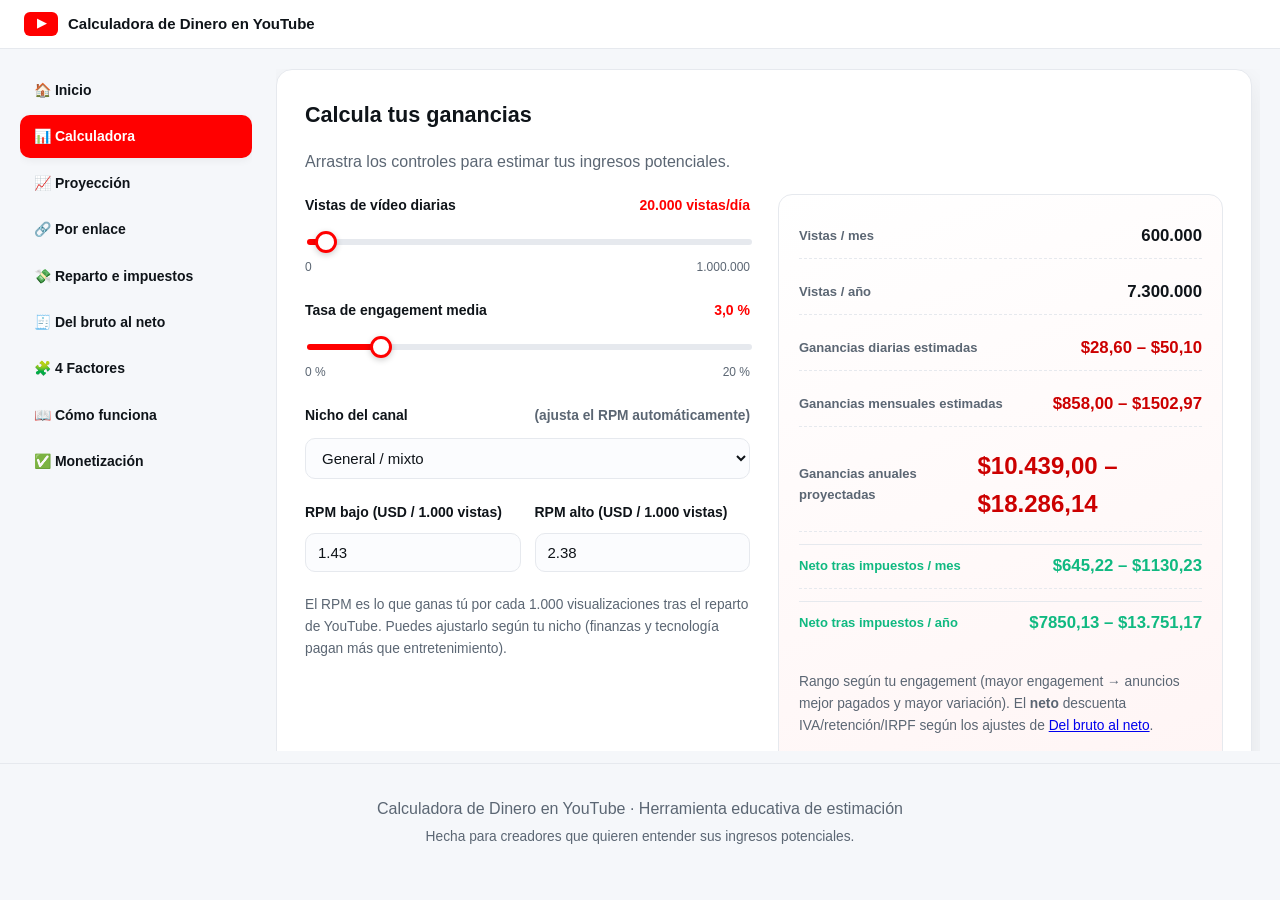
<file: index.html>
<!DOCTYPE html>
<html lang="es">
<head>
  <meta charset="UTF-8" />
  <meta name="viewport" content="width=device-width, initial-scale=1.0" />
  <title>Calculadora de Dinero en YouTube: Calcula Cuánto Puedes Ganar</title>
  <meta name="description" content="Calcula cuánto dinero puedes ganar en YouTube. Introduce tus vistas diarias, tu engagement y tu CPM para ver tus ganancias estimadas diarias, mensuales y anuales." />
  <link rel="stylesheet" href="styles.css" />
  <link rel="icon" href="data:image/svg+xml,<svg xmlns='http://www.w3.org/2000/svg' viewBox='0 0 100 100'><text y='.9em' font-size='90'>▶️</text></svg>" />
</head>
<body>
  <header class="site-header">
    <a class="brand" href="#inicio" data-target="inicio">
      <span class="brand-mark">▶</span>
      <span class="brand-name">Calculadora de Dinero en YouTube</span>
    </a>
  </header>

  <div class="layout">
    <aside class="sidebar">
      <nav>
        <a href="#inicio" data-target="inicio">🏠 Inicio</a>
        <a href="#calculadora" data-target="calculadora" class="active">📊 Calculadora</a>
        <a href="#proyeccion" data-target="proyeccion">📈 Proyección</a>
        <a href="#por-enlace" data-target="por-enlace">🔗 Por enlace</a>
        <a href="#impuestos" data-target="impuestos">💸 Reparto e impuestos</a>
        <a href="#neto" data-target="neto">🧾 Del bruto al neto</a>
        <a href="#factores" data-target="factores">🧩 4 Factores</a>
        <a href="#como-funciona" data-target="como-funciona">📖 Cómo funciona</a>
        <a href="#monetizacion" data-target="monetizacion">✅ Monetización</a>
      </nav>
    </aside>

    <main class="content" id="top">

      <!-- INICIO -->
      <section id="inicio" class="panel hero">
        <h1>Calculadora de Dinero en YouTube: Calcula Cuánto Puedes Ganar</h1>
        <p class="hero-sub">
          Herramienta gratuita para estimar las ganancias de un vídeo o canal de YouTube a partir de
          tus visualizaciones, engagement y CPM. Descubre tu potencial diario, mensual y anual.
        </p>
        <div class="hero-badges">
          <span>📊 Estimación por rango</span>
          <span>💸 Reparto 55 % creador / 45 % YouTube</span>
          <span>🔗 Datos oficiales de la API de YouTube</span>
          <span>⏱️ Resultados al instante</span>
        </div>
        <p class="muted small">Usa el menú lateral para cambiar de sección sin desplazarte.</p>
      </section>

      <!-- CALCULADORA -->
      <section id="calculadora" class="panel card calculator active">
        <h2>Calcula tus ganancias</h2>
        <p class="muted">Arrastra los controles para estimar tus ingresos potenciales.</p>

        <div class="calc-grid">
          <div class="controls">
            <div class="field">
              <label for="viewsRange">
                Vistas de vídeo diarias
                <output id="viewsOut" class="out">20.000 vistas/día</output>
              </label>
              <input id="viewsRange" type="range" min="0" max="1000000" step="1000" value="20000" />
              <div class="range-hint"><span>0</span><span>1.000.000</span></div>
            </div>

            <div class="field">
              <label for="engagement">
                Tasa de engagement media
                <output id="engOut" class="out">3,0 %</output>
              </label>
              <input id="engagement" type="range" min="0" max="20" step="0.1" value="3" />
              <div class="range-hint"><span>0 %</span><span>20 %</span></div>
            </div>

            <div class="field">
              <label for="niche">Nicho del canal <span class="muted small">(ajusta el RPM automáticamente)</span></label>
              <select id="niche">
                <option data-low="1.43" data-high="2.38" selected>General / mixto</option>
                <option data-low="5.00" data-high="12.00">Finanzas e inversión</option>
                <option data-low="4.00" data-high="10.00">Marketing y negocios</option>
                <option data-low="3.00" data-high="8.00">Tecnología y software</option>
                <option data-low="3.00" data-high="8.00">Inmobiliaria</option>
                <option data-low="2.00" data-high="5.00">Salud y fitness</option>
                <option data-low="2.00" data-high="4.50">Educación</option>
                <option data-low="1.50" data-high="4.00">Belleza y moda</option>
                <option data-low="1.50" data-high="4.00">Automoción</option>
                <option data-low="1.20" data-high="3.50">Viajes</option>
                <option data-low="1.00" data-high="3.00">Cocina y gastronomía</option>
                <option data-low="1.00" data-high="3.00">Deportes</option>
                <option data-low="0.80" data-high="2.50">Gaming</option>
                <option data-low="0.50" data-high="2.00">Entretenimiento / vlogs</option>
                <option data-low="0.30" data-high="1.20">Música / infantil</option>
              </select>
            </div>

            <div class="field two">
              <div>
                <label for="rpmLow">RPM bajo (USD / 1.000 vistas)</label>
                <input id="rpmLow" type="number" min="0" step="0.01" value="1.43" />
              </div>
              <div>
                <label for="rpmHigh">RPM alto (USD / 1.000 vistas)</label>
                <input id="rpmHigh" type="number" min="0" step="0.01" value="2.38" />
              </div>
            </div>
            <p class="muted small">
              El RPM es lo que ganas tú por cada 1.000 visualizaciones tras el reparto de YouTube.
              Puedes ajustarlo según tu nicho (finanzas y tecnología pagan más que entretenimiento).
            </p>
          </div>

          <div class="results">
            <div class="stat">
              <span class="stat-label">Vistas / mes</span>
              <span class="stat-value" id="viewsMonth">600.000</span>
            </div>
            <div class="stat">
              <span class="stat-label">Vistas / año</span>
              <span class="stat-value" id="viewsYear">7.300.000</span>
            </div>
            <div class="stat highlight">
              <span class="stat-label">Ganancias diarias estimadas</span>
              <span class="stat-value" id="earnDay">$28,60 – $47,60</span>
            </div>
            <div class="stat highlight">
              <span class="stat-label">Ganancias mensuales estimadas</span>
              <span class="stat-value" id="earnMonth">$858 – $1.428</span>
            </div>
            <div class="stat highlight big">
              <span class="stat-label">Ganancias anuales proyectadas</span>
              <span class="stat-value" id="earnYear">$10.439 – $17.374</span>
            </div>
            <div class="stat net">
              <span class="stat-label">Neto tras impuestos / mes</span>
              <span class="stat-value" id="netMonth">—</span>
            </div>
            <div class="stat net">
              <span class="stat-label">Neto tras impuestos / año</span>
              <span class="stat-value" id="netYear">—</span>
            </div>
            <p class="muted small">
              Rango según tu engagement (mayor engagement → anuncios mejor pagados y mayor variación). El
              <strong>neto</strong> descuenta IVA/retención/IRPF según los ajustes de <a href="#neto">Del bruto al neto</a>.
            </p>
          </div>
        </div>
      </section>

      <!-- PROYECCIÓN -->
      <section id="proyeccion" class="panel card">
        <h2>Proyección de ingresos a 12 meses</h2>
        <p class="muted small">
          Estimación acumulada usando tus vistas actuales, tu RPM y un crecimiento mensual compuesto.
        </p>
        <div class="proj-controls">
          <label for="growth">Crecimiento mensual de las vistas: <output id="growthOut" class="out">5 %</output></label>
          <input id="growth" type="range" min="-20" max="30" step="1" value="5" />
        </div>
        <div class="chart-wrap">
          <svg id="projChart" viewBox="0 0 820 320" role="img"
               aria-label="Proyección de ingresos acumulados a 12 meses" preserveAspectRatio="xMidYMid meet"></svg>
        </div>
        <div class="chart-legend">
          <span><i class="sw-line"></i> Escenario alto</span>
          <span><i class="sw-dash"></i> Escenario bajo</span>
          <span><i class="sw-band"></i> Rango estimado</span>
        </div>
        <p class="proj-total">Ingresos acumulados a 12 meses: <strong id="projTotal">—</strong></p>
      </section>

      <!-- POR ENLACE -->
      <section id="por-enlace" class="panel card by-url">
        <h2>Calcula por enlace de canal o vídeo</h2>
        <p class="muted">
          Pega el enlace de un <strong>canal</strong> o de un <strong>vídeo</strong> concreto y obtén una
          estimación de ganancias basada en sus datos públicos (vistas, suscriptores y número de vídeos).
        </p>
        <p class="muted small">
          RPM usado: <strong id="rpmUsed">$1,43 – $2,38</strong> por 1.000 vistas · ajústalo en la calculadora.
        </p>

        <div class="url-grid">
          <div class="url-box">
            <h3>📺 Por canal</h3>
            <label for="channelUrl">Enlace del canal</label>
            <div class="input-row">
              <input id="channelUrl" type="text" inputmode="url" autocomplete="off"
                     placeholder="https://www.youtube.com/@MrBeast" />
              <button id="channelBtn" class="btn" type="button">Analizar</button>
            </div>
            <p class="msg" id="channelMsg" role="status"></p>
            <div class="url-result hidden" id="channelResult"></div>
          </div>

          <div class="url-box">
            <h3>🎬 Por vídeo</h3>
            <label for="videoUrl">Enlace del vídeo</label>
            <div class="input-row">
              <input id="videoUrl" type="text" inputmode="url" autocomplete="off"
                     placeholder="https://youtu.be/dQw4w9WgXcQ" />
              <button id="videoBtn" class="btn" type="button">Analizar</button>
            </div>
            <p class="msg" id="videoMsg" role="status"></p>
            <div class="url-result hidden" id="videoResult"></div>
          </div>
        </div>

        <p class="muted small">
          Datos vía <strong>YouTube Data API v3</strong> (oficial) para canales y vídeos, con respaldo automático de
          fuentes públicas (<strong>SocialCounts</strong>, <strong>oEmbed</strong>, <strong>Return YouTube Dislike</strong>).
          YouTube no publica las ganancias reales: el resultado es una estimación orientativa.
        </p>
      </section>

      <!-- REPARTO E IMPUESTOS -->
      <section id="impuestos" class="panel card">
        <h2>¿Con cuánto se queda YouTube y cuánto se paga de impuestos?</h2>
        <p class="muted small">Datos según la documentación oficial del Programa de Partners de YouTube / Google.</p>

        <h3>Reparto de ingresos (revenue share)</h3>
        <div class="table-wrap">
          <table class="rate-table">
            <thead>
              <tr><th>Fuente de ingresos</th><th>Tú (creador)</th><th>YouTube</th></tr>
            </thead>
            <tbody>
              <tr><td>Anuncios en vídeos largos (Watch Page)</td><td class="ok">55 %</td><td>45 %</td></tr>
              <tr><td>Anuncios de Shorts (Shorts Feed Ads)</td><td class="ok">45 %</td><td>55 %</td></tr>
              <tr><td>Membresías, Super Chat, Super Stickers y Super Thanks</td><td class="ok">70 %</td><td>30 %</td></tr>
              <tr><td>YouTube Premium</td><td colspan="2">Reparto según tu tiempo de visualización</td></tr>
            </tbody>
          </table>
        </div>
        <p class="muted small">
          El 55 % de los vídeos largos se calcula sobre los <em>ingresos netos</em>. En Shorts el reparto sale de un
          fondo común (Creator Pool) que se asigna según tu porcentaje de vistas elegibles.
        </p>

        <h3>Impuestos</h3>
        <ul class="steps">
          <li>
            <strong>IVA / IGIC / GST / impuesto de ventas:</strong> los impuestos sobre transacciones <em>no</em> son
            ingresos de Google y no entran en el reparto. El porcentaje de arriba se calcula sobre el importe sin
            impuestos; el IVA se suma aparte (si facturas con IVA, Google te lo paga además de tus ganancias).
          </li>
          <li>
            <strong>Retención de impuestos de EE. UU.:</strong> Google retiene sobre lo que ganas con
            <em>espectadores en Estados Unidos</em>:
            <ul>
              <li>Creadores <strong>fuera de EE. UU.</strong>: retención del <strong>0 % al 30 %</strong> según tu país y
                el tratado fiscal (formulario W-8BEN). Si no envías datos fiscales, pueden retener al tipo máximo.</li>
              <li>Creadores de <strong>EE. UU.</strong>: sin retención si entregas el W-9.</li>
              <li>Reclama el beneficio del tratado antes del <strong>10 de diciembre</strong> de cada año; con datos
                actualizados, Google recalcula y puede devolver la diferencia.</li>
            </ul>
          </li>
          <li>
            <strong>Impuesto sobre la renta (IRPF/IRNR):</strong> tus ingresos son renta y tributan en tu país de
            residencia. Los tratados fiscales evitan la doble imposición y suelen permitir un crédito por los
            impuestos pagados en el extranjero.
          </li>
        </ul>
        <p class="muted small">
          En España/Austria: si facturas como autónomo con IVA, el IVA se añade al pago de Google (no es tu ganancia:
          se declara y se ingresa). Esto es información general, <strong>no asesoramiento fiscal</strong>: consulta a
          un asesor.
        </p>
      </section>

      <!-- DEL BRUTO AL NETO -->
      <section id="neto" class="panel card">
        <h2>Del bruto al neto: IVA, retención y renta</h2>
        <p class="muted small">Parte de tus ganancias estimadas y aplica la fiscalidad para ver qué te queda realmente.</p>
        <div class="tax-grid">
          <div class="tax-controls">
            <div class="field">
              <label for="usRate">Retención EE. UU.<output id="usRateOut" class="out">15 %</output></label>
              <input id="usRate" type="range" min="0" max="30" step="1" value="15" />
              <div class="range-hint"><span>0 %</span><span>30 %</span></div>
            </div>
            <div class="field">
              <label for="usShare">Audiencia desde EE. UU.<output id="usShareOut" class="out">40 %</output></label>
              <input id="usShare" type="range" min="0" max="100" step="1" value="40" />
              <div class="range-hint"><span>0 %</span><span>100 %</span></div>
            </div>
            <div class="field two">
              <div>
                <label for="vatMode">Régimen de IVA</label>
                <select id="vatMode">
                  <option value="off" selected>Sin IVA (particular)</option>
                  <option value="on">Con IVA (autónomo/empresa)</option>
                </select>
              </div>
              <div>
                <label for="vatRate">Tipo de IVA (%)</label>
                <input id="vatRate" type="number" min="0" max="27" step="0.5" value="21" disabled />
              </div>
            </div>
            <div class="field">
              <label for="irpf">Impuesto sobre la renta (IRPF) estimado<output id="irpfOut" class="out">20 %</output></label>
              <input id="irpf" type="range" min="0" max="50" step="1" value="20" />
              <div class="range-hint"><span>0 %</span><span>50 %</span></div>
            </div>
          </div>
          <div class="tax-results" id="taxResults"></div>
        </div>
        <p class="muted small">
          La retención de EE. UU. solo grava lo ganado con espectadores de EE. UU. El IVA que añade Google no es tu
          ganancia: se declara e ingresa a Hacienda. La renta (IRPF) tributa en tu país de residencia. Estimación
          orientativa, <strong>no asesoramiento fiscal</strong>.
        </p>
      </section>

      <!-- FACTORES -->
      <section id="factores" class="panel card">
        <h2>4 Factores que determinan el potencial de tus ganancias en YouTube</h2>
        <div class="factors">
          <article class="factor">
            <h3>1. CPM vs CPC</h3>
            <p>El <strong>CPM</strong> es lo que paga el anunciante por 1.000 impresiones; el <strong>CPC</strong>,
            por cada clic. Un CPM alto en tu nicho eleva directamente tus ingresos.</p>
          </article>
          <article class="factor">
            <h3>2. Ingresos brutos por 1.000 visualizaciones</h3>
            <p>No todas las vistas muestran anuncio (bloqueadores, países sin subastas…). El porcentaje de vistas
            monetizadas marca la diferencia real.</p>
          </article>
          <article class="factor">
            <h3>3. Ganancias por suscriptor</h3>
            <p>Una audiencia fiel y comprometida vale más: más suscriptores fieles = más vistas recurrentes y mejor
            rendimiento publicitario.</p>
          </article>
          <article class="factor">
            <h3>4. Varianza según el engagement</h3>
            <p>El engagement (likes, comentarios, tiempo de visualización) ajusta la horquilla de ingresos: a más
            interacción, más probable es acertar con anuncios mejor pagados.</p>
          </article>
        </div>
      </section>

      <!-- CÓMO FUNCIONA -->
      <section id="como-funciona" class="panel card">
        <h2>¿Cómo funciona la calculadora?</h2>
        <ul class="steps">
          <li><strong>Vistas de vídeo diarias:</strong> desliza el contador para fijar las visualizaciones que recibes al día.</li>
          <li><strong>Engagement:</strong> ajusta tu tasa media de interacción (likes, comentarios, compartidos).</li>
          <li><strong>RPM:</strong> define cuánto se paga por cada 1.000 vistas monetizadas en tu nicho.</li>
        </ul>
        <p class="muted">
          La estimación es <strong>antes</strong> del reparto de la plataforma: en los vídeos largos Google se queda
          con el 45 % de los ingresos publicitarios y tú recibes el 55 % de cada dólar pagado por los anunciantes
          (mira <a href="#impuestos">Reparto e impuestos</a> para Shorts, membresías y la parte fiscal). Si un
          vídeo recibe publicidad con un CPM medio de $7,60, tu ingreso sería 55 % × $7,60 = <strong>$4,18 por cada
          1.000 impresiones monetizadas</strong>. La calculadora aplica tu RPM a las vistas para darte un rango
          realista.
        </p>
      </section>

      <!-- MONETIZACIÓN -->
      <section id="monetizacion" class="panel card">
        <h2>Pasos para habilitar la monetización de tus vídeos</h2>
        <ol class="steps">
          <li>Habilita tu cuenta para monetización y acepta el acuerdo de monetización de YouTube.</li>
          <li>Conecta tu canal a una cuenta de AdSense (nueva o existente).</li>
          <li>Cumple los criterios del Programa de Partners de YouTube (1.000 suscriptores y 4.000 horas de
          visualización públicas en 12 meses, o 1.000 suscriptores y 10 millones de vistas de Shorts en 90 días).</li>
          <li>Revisa los criterios de contenido y formatos de anuncios: solo se monetizan los vídeos compatibles con
          los intereses de los anunciantes.</li>
          <li>Optimiza títulos, miniaturas y retención para elevar las vistas monetizadas y tu RPM real.</li>
        </ol>
        <p class="muted small">
          Los valores mostrados son estimaciones orientativas y no garantizan ingresos futuros.
        </p>
      </section>
    </main>
  </div>

  <footer class="site-footer">
    <p>Calculadora de Dinero en YouTube · Herramienta educativa de estimación</p>
    <p class="muted small">Hecha para creadores que quieren entender sus ingresos potenciales.</p>
  </footer>

  <script src="tax-core.js"></script>
  <script src="script.js"></script>
  <script src="chart.js"></script>
  <script src="tax.js"></script>
  <script src="youtube-url.js"></script>
  <script src="nav.js"></script>
</body>
</html>
</file>
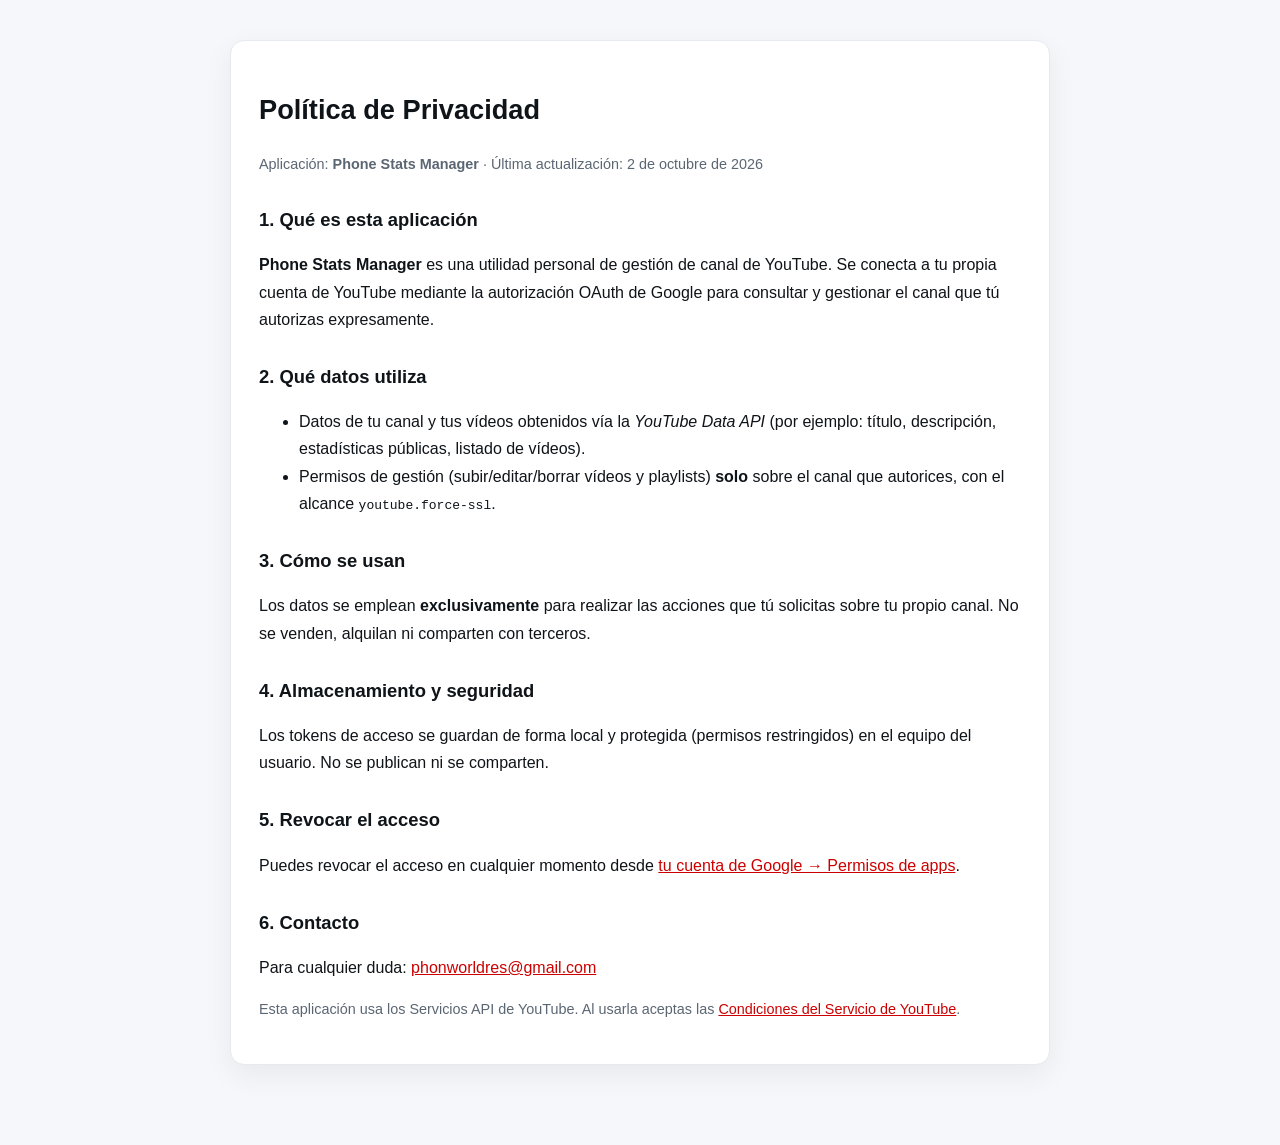
<file: privacy.html>
<!DOCTYPE html>
<html lang="es">
<head>
  <meta charset="UTF-8" />
  <meta name="viewport" content="width=device-width, initial-scale=1.0" />
  <title>Política de Privacidad — Phone Stats Manager</title>
  <style>
    body { font-family: "Segoe UI", Roboto, Arial, sans-serif; color: #0f1419; background: #f5f7fa; margin: 0; line-height: 1.7; }
    main { max-width: 820px; margin: 0 auto; padding: 40px 22px 80px; }
    h1 { font-size: 1.7rem; }
    h2 { font-size: 1.15rem; margin-top: 28px; }
    a { color: #cc0000; }
    .card { background: #fff; border: 1px solid #e6e9ee; border-radius: 14px; padding: 28px; box-shadow: 0 10px 30px rgba(15,20,25,.06); }
    .muted { color: #5b6673; font-size: .9rem; }
  </style>
</head>
<body>
  <main>
    <div class="card">
      <h1>Política de Privacidad</h1>
      <p class="muted">Aplicación: <strong>Phone Stats Manager</strong> · Última actualización: 2 de octubre de 2026</p>

      <h2>1. Qué es esta aplicación</h2>
      <p><strong>Phone Stats Manager</strong> es una utilidad personal de gestión de canal de YouTube. Se conecta
      a tu propia cuenta de YouTube mediante la autorización OAuth de Google para consultar y gestionar el canal
      que tú autorizas expresamente.</p>

      <h2>2. Qué datos utiliza</h2>
      <ul>
        <li>Datos de tu canal y tus vídeos obtenidos vía la <em>YouTube Data API</em> (por ejemplo: título,
          descripción, estadísticas públicas, listado de vídeos).</li>
        <li>Permisos de gestión (subir/editar/borrar vídeos y playlists) <strong>solo</strong> sobre el canal que
          autorices, con el alcance <code>youtube.force-ssl</code>.</li>
      </ul>

      <h2>3. Cómo se usan</h2>
      <p>Los datos se emplean <strong>exclusivamente</strong> para realizar las acciones que tú solicitas sobre tu
      propio canal. No se venden, alquilan ni comparten con terceros.</p>

      <h2>4. Almacenamiento y seguridad</h2>
      <p>Los tokens de acceso se guardan de forma local y protegida (permisos restringidos) en el equipo del
      usuario. No se publican ni se comparten.</p>

      <h2>5. Revocar el acceso</h2>
      <p>Puedes revocar el acceso en cualquier momento desde
        <a href="https://myaccount.google.com/permissions" target="_blank" rel="noopener">tu cuenta de Google → Permisos de apps</a>.</p>

      <h2>6. Contacto</h2>
      <p>Para cualquier duda: <a href="mailto:phonworldres@gmail.com">phonworldres@gmail.com</a></p>

      <p class="muted">Esta aplicación usa los Servicios API de YouTube. Al usarla aceptas las
        <a href="https://www.youtube.com/t/terms" target="_blank" rel="noopener">Condiciones del Servicio de YouTube</a>.</p>
    </div>
  </main>
</body>
</html>
</file>
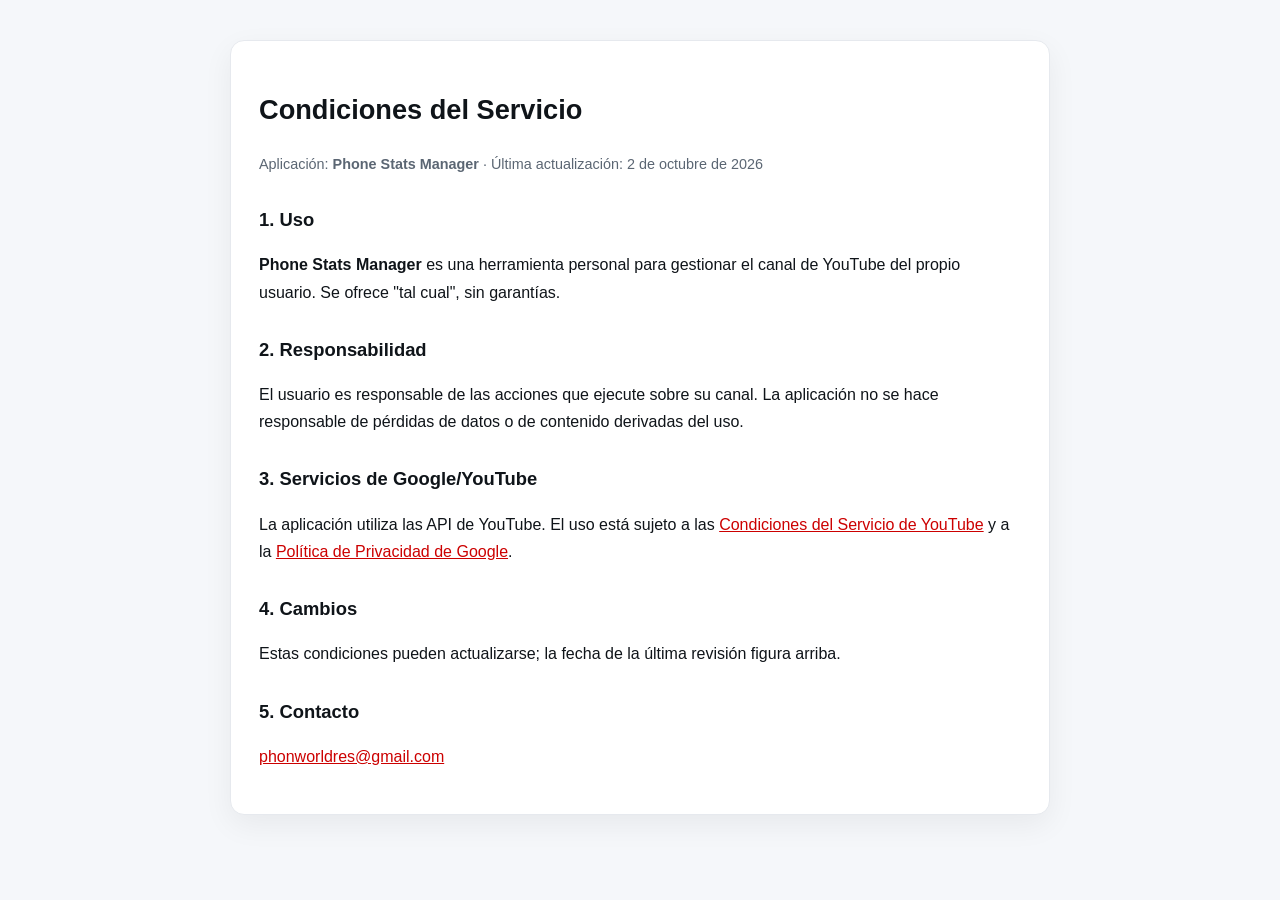
<file: terms.html>
<!DOCTYPE html>
<html lang="es">
<head>
  <meta charset="UTF-8" />
  <meta name="viewport" content="width=device-width, initial-scale=1.0" />
  <title>Condiciones del Servicio — Phone Stats Manager</title>
  <style>
    body { font-family: "Segoe UI", Roboto, Arial, sans-serif; color: #0f1419; background: #f5f7fa; margin: 0; line-height: 1.7; }
    main { max-width: 820px; margin: 0 auto; padding: 40px 22px 80px; }
    h1 { font-size: 1.7rem; }
    h2 { font-size: 1.15rem; margin-top: 28px; }
    a { color: #cc0000; }
    .card { background: #fff; border: 1px solid #e6e9ee; border-radius: 14px; padding: 28px; box-shadow: 0 10px 30px rgba(15,20,25,.06); }
    .muted { color: #5b6673; font-size: .9rem; }
  </style>
</head>
<body>
  <main>
    <div class="card">
      <h1>Condiciones del Servicio</h1>
      <p class="muted">Aplicación: <strong>Phone Stats Manager</strong> · Última actualización: 2 de octubre de 2026</p>

      <h2>1. Uso</h2>
      <p><strong>Phone Stats Manager</strong> es una herramienta personal para gestionar el canal de YouTube del
      propio usuario. Se ofrece "tal cual", sin garantías.</p>

      <h2>2. Responsabilidad</h2>
      <p>El usuario es responsable de las acciones que ejecute sobre su canal. La aplicación no se hace responsable
      de pérdidas de datos o de contenido derivadas del uso.</p>

      <h2>3. Servicios de Google/YouTube</h2>
      <p>La aplicación utiliza las API de YouTube. El uso está sujeto a las
        <a href="https://www.youtube.com/t/terms" target="_blank" rel="noopener">Condiciones del Servicio de YouTube</a>
        y a la <a href="https://policies.google.com/privacy" target="_blank" rel="noopener">Política de Privacidad de Google</a>.</p>

      <h2>4. Cambios</h2>
      <p>Estas condiciones pueden actualizarse; la fecha de la última revisión figura arriba.</p>

      <h2>5. Contacto</h2>
      <p><a href="mailto:phonworldres@gmail.com">phonworldres@gmail.com</a></p>
    </div>
  </main>
</body>
</html>
</file>
<file: styles.css>
:root {
  --red: #ff0000;
  --red-dark: #cc0000;
  --ink: #0f1419;
  --muted: #5b6673;
  --line: #e6e9ee;
  --bg: #f5f7fa;
  --card: #ffffff;
  --accent: #111827;
  --ok: #10b981;
  --radius: 16px;
  --shadow: 0 10px 30px rgba(15, 20, 25, 0.08);
  --shadow-sm: 0 2px 8px rgba(15, 20, 25, 0.06);
}

* { box-sizing: border-box; }

html { height: 100%; scroll-behavior: smooth; }

body {
  margin: 0;
  font-family: "Segoe UI", Roboto, -apple-system, BlinkMacSystemFont, "Helvetica Neue", Arial, sans-serif;
  color: var(--ink);
  background: var(--bg);
  line-height: 1.6;
  height: 100vh;
  display: flex;
  flex-direction: column;
  overflow: hidden; /* la página no hace scroll */
}

/* Header */
.site-header {
  position: sticky;
  top: 0;
  z-index: 20;
  display: flex;
  align-items: center;
  justify-content: space-between;
  gap: 16px;
  padding: 12px 24px;
  background: rgba(255, 255, 255, 0.92);
  backdrop-filter: blur(8px);
  border-bottom: 1px solid var(--line);
}

.brand { display: flex; align-items: center; gap: 10px; text-decoration: none; color: var(--ink); font-weight: 700; }

.brand-mark {
  display: grid;
  place-items: center;
  width: 34px; height: 24px;
  background: var(--red);
  color: #fff;
  border-radius: 6px;
  font-size: 12px;
}

.brand-name { font-size: 15px; }

.site-nav { display: flex; gap: 18px; }
.site-nav a { color: var(--muted); text-decoration: none; font-size: 14px; font-weight: 600; }
.site-nav a:hover { color: var(--red); }

/* App-shell: cabecera + menú fijos; solo el contenido tiene su propio scroll interno */
.layout { flex: 1 1 auto; min-height: 0; display: flex; align-items: stretch; gap: 24px; width: 100%; max-width: 1320px; margin: 0 auto; padding: 20px 20px 12px; }
.sidebar { flex: 0 0 232px; height: 100%; overflow-y: auto; }
.sidebar nav { display: flex; flex-direction: column; gap: 4px; }
.sidebar a { display: flex; align-items: center; gap: 8px; padding: 10px 14px; border-radius: 10px; text-decoration: none; color: var(--ink); font-weight: 600; font-size: 14px; }
.sidebar a:hover { background: #eef1f6; }
.sidebar a.active { background: var(--red); color: #fff; box-shadow: var(--shadow-sm); }
.content { flex: 1 1 auto; min-width: 0; height: 100%; overflow-y: auto; padding-right: 8px; }
.content::-webkit-scrollbar, .sidebar::-webkit-scrollbar { width: 10px; }
.content::-webkit-scrollbar-thumb, .sidebar::-webkit-scrollbar-thumb { background: #cfd5df; border-radius: 999px; }
.content::-webkit-scrollbar-track, .sidebar::-webkit-scrollbar-track { background: transparent; }
.panel { display: none; }
.panel.active { display: block; }
.panel.card, .panel.hero { margin-top: 0; }
.panel.hero { background: var(--card); border: 1px solid var(--line); border-radius: var(--radius); padding: 32px 28px; box-shadow: var(--shadow); }
.site-footer { flex: 0 0 auto; padding: 12px 20px; }

.hero { text-align: center; padding: 24px 0 8px; }
.hero h1 { font-size: clamp(1.6rem, 3.4vw, 2.5rem); line-height: 1.2; margin: 0 0 12px; }
.hero-sub { color: var(--muted); max-width: 720px; margin: 0 auto 18px; font-size: 1.02rem; }
.hero-badges { display: flex; flex-wrap: wrap; gap: 10px; justify-content: center; }
.hero-badges span {
  background: #fff; border: 1px solid var(--line); border-radius: 999px;
  padding: 6px 14px; font-size: 13px; font-weight: 600; color: var(--muted); box-shadow: var(--shadow-sm);
}

.card {
  background: var(--card);
  border: 1px solid var(--line);
  border-radius: var(--radius);
  padding: 28px;
  margin: 22px 0;
  box-shadow: var(--shadow);
}

.card h2 { margin: 0 0 8px; font-size: 1.35rem; }
.muted { color: var(--muted); }
.small { font-size: 0.86rem; }

/* Calculator */
.calc-grid { display: grid; grid-template-columns: 1fr 1fr; gap: 28px; margin-top: 20px; }

.field { margin-bottom: 22px; }
.field label { display: flex; justify-content: space-between; align-items: baseline; font-weight: 600; font-size: 14px; margin-bottom: 10px; gap: 10px; }
.out { color: var(--red); font-weight: 700; white-space: nowrap; }

input[type="range"] {
  -webkit-appearance: none; appearance: none;
  width: 100%; height: 6px; border-radius: 999px;
  background: linear-gradient(90deg, var(--red) var(--fill, 0%), var(--line) var(--fill, 0%));
  outline: none; cursor: pointer;
}
input[type="range"]::-webkit-slider-thumb {
  -webkit-appearance: none; appearance: none;
  width: 22px; height: 22px; border-radius: 50%;
  background: #fff; border: 3px solid var(--red);
  box-shadow: 0 2px 6px rgba(0,0,0,0.2); cursor: pointer;
}
input[type="range"]::-moz-range-thumb {
  width: 22px; height: 22px; border-radius: 50%;
  background: #fff; border: 3px solid var(--red); cursor: pointer;
}
.range-hint { display: flex; justify-content: space-between; font-size: 12px; color: var(--muted); margin-top: 6px; }

select {
  width: 100%; padding: 10px 12px; border: 1px solid var(--line); border-radius: 10px;
  font-size: 15px; font-family: inherit; color: var(--ink); background: #fbfcfe; cursor: pointer;
}
select:focus { outline: 2px solid var(--red); border-color: transparent; }

.field.two { display: grid; grid-template-columns: 1fr 1fr; gap: 14px; }
.field.two label { display: block; }
input[type="number"] {
  width: 100%; padding: 10px 12px; border: 1px solid var(--line);
  border-radius: 10px; font-size: 15px; font-family: inherit; color: var(--ink); background: #fbfcfe;
}
input[type="number"]:focus { outline: 2px solid var(--red); border-color: transparent; }

/* Results */
.results {
  background: linear-gradient(160deg, #fff 0%, #fff5f5 100%);
  border: 1px solid var(--line);
  border-radius: 14px;
  padding: 20px;
  display: flex; flex-direction: column; gap: 12px;
}
.stat { display: flex; justify-content: space-between; align-items: center; gap: 12px; padding: 8px 0; border-bottom: 1px dashed var(--line); }
.stat:last-of-type { border-bottom: none; }
.stat-label { font-size: 13px; color: var(--muted); font-weight: 600; }
.stat-value { font-size: 1.05rem; font-weight: 700; }
.stat.highlight .stat-value { color: var(--red-dark); }
.stat.net { border-top: 1px solid var(--line); }
.stat.net .stat-label { color: var(--ok); }
.stat.net .stat-value { color: var(--ok); }
.stat.big .stat-value { font-size: 1.5rem; }

/* Lists */
.steps { margin: 8px 0 14px; padding-left: 20px; }
.steps li { margin-bottom: 8px; }

/* Del bruto al neto */
.tax-grid { display: grid; grid-template-columns: 1fr 1fr; gap: 26px; margin-top: 16px; }
.tax-results {
  background: linear-gradient(160deg, #fff 0%, #fff5f5 100%);
  border: 1px solid var(--line); border-radius: 14px; padding: 18px 20px;
}
.tax-results .stat { padding: 7px 0; }
input[type="number"]:disabled { opacity: .5; cursor: not-allowed; }
@media (max-width: 820px) { .tax-grid { grid-template-columns: 1fr; } }

/* Tabla de reparto */
.table-wrap { overflow-x: auto; margin: 12px 0 6px; }
.rate-table { width: 100%; border-collapse: collapse; font-size: 0.94rem; }
.rate-table th, .rate-table td { padding: 10px 12px; text-align: left; border-bottom: 1px solid var(--line); }
.rate-table thead th { background: #fbfcfe; color: var(--muted); font-size: 12px; text-transform: uppercase; letter-spacing: .03em; }
.rate-table tbody tr:hover { background: #fbfcfe; }
.rate-table td.ok { color: var(--red-dark); font-weight: 700; }
.card h3 { margin: 18px 0 4px; font-size: 1.08rem; }

/* Factors */
.factors { display: grid; grid-template-columns: repeat(2, 1fr); gap: 16px; margin-top: 14px; }
.factor { background: #fbfcfe; border: 1px solid var(--line); border-radius: 12px; padding: 16px 18px; }
.factor h3 { margin: 0 0 6px; font-size: 1rem; color: var(--accent); }
.factor p { margin: 0; font-size: 0.92rem; color: var(--muted); }

/* Proyección */
.proj-controls { margin: 12px 0 6px; max-width: 520px; }
.proj-controls label { display: flex; justify-content: space-between; font-weight: 600; font-size: 14px; margin-bottom: 10px; gap: 10px; }
.chart-wrap { width: 100%; margin: 8px 0; }
.chart-wrap svg { width: 100%; height: auto; display: block; }
.chart-legend { display: flex; flex-wrap: wrap; gap: 18px; justify-content: center; font-size: 13px; color: var(--muted); margin-top: 6px; }
.chart-legend i { display: inline-block; width: 22px; height: 0; vertical-align: middle; margin-right: 6px; }
.sw-line { border-top: 3px solid var(--red); }
.sw-dash { border-top: 3px dashed var(--red-dark); }
.sw-band { height: 10px !important; background: rgba(255,0,0,0.12); border-radius: 3px; }
.proj-total { text-align: center; font-size: 1.05rem; margin-top: 14px; }
.proj-total strong { color: var(--red-dark); font-size: 1.25rem; }

/* Por enlace (URL) */
.by-url .url-grid { display: grid; grid-template-columns: 1fr 1fr; gap: 20px; margin-top: 18px; }
.url-box { background: #fbfcfe; border: 1px solid var(--line); border-radius: 14px; padding: 18px; }
.url-box h3 { margin: 0 0 12px; font-size: 1.05rem; }
.url-box label { display: block; font-size: 13px; font-weight: 600; margin-bottom: 6px; }
.input-row { display: flex; gap: 8px; }
.input-row input {
  flex: 1; min-width: 0; padding: 10px 12px; border: 1px solid var(--line);
  border-radius: 10px; font-size: 14px; font-family: inherit; color: var(--ink); background: #fff;
}
.input-row input:focus { outline: 2px solid var(--red); border-color: transparent; }
.btn {
  flex: 0 0 auto; padding: 10px 16px; border: none; border-radius: 10px;
  background: var(--red); color: #fff; font-weight: 700; font-size: 14px; cursor: pointer;
  transition: background .15s ease, opacity .15s ease;
}
.btn:hover { background: var(--red-dark); }
.btn:disabled { opacity: .55; cursor: default; }
.msg { font-size: 13px; margin: 10px 2px 0; min-height: 18px; }
.msg.ok { color: #0a7d4f; }
.msg.err { color: var(--red-dark); }
.msg.load { color: var(--muted); }
.url-result { margin-top: 12px; }
.hidden { display: none !important; }
.yt-head { display: flex; gap: 12px; align-items: center; margin-bottom: 12px; }
.yt-avatar { width: 48px; height: 48px; border-radius: 50%; object-fit: cover; flex: 0 0 auto; }
.yt-thumb { width: 96px; height: 54px; border-radius: 8px; object-fit: cover; flex: 0 0 auto; }
.kv { display: flex; justify-content: space-between; gap: 12px; padding: 5px 0; font-size: 14px; border-bottom: 1px dashed var(--line); }
.kv span { color: var(--muted); }
.url-result .stat { margin-top: 6px; }

/* Footer */
.site-footer { text-align: center; padding: 28px 20px 48px; border-top: 1px solid var(--line); color: var(--muted); }
.site-footer p { margin: 4px 0; }

/* Responsive */
@media (max-width: 860px) {
  .calc-grid { grid-template-columns: 1fr; }
  .factors { grid-template-columns: 1fr; }
  .site-nav { display: none; }
  .field.two { grid-template-columns: 1fr; }
  .layout { flex-direction: column; gap: 10px; padding: 10px 12px; }
  .sidebar { flex: 0 0 auto; height: auto; overflow: visible; }
  .sidebar nav { flex-direction: row; overflow-x: auto; gap: 8px; padding-bottom: 6px; -webkit-overflow-scrolling: touch; }
  .sidebar a { white-space: nowrap; padding: 8px 12px; background: #fff; border: 1px solid var(--line); }
  .sidebar a.active { border-color: var(--red); }
  .content { padding-right: 4px; }
  .panel.hero { padding: 20px 16px; }
}
</file>
